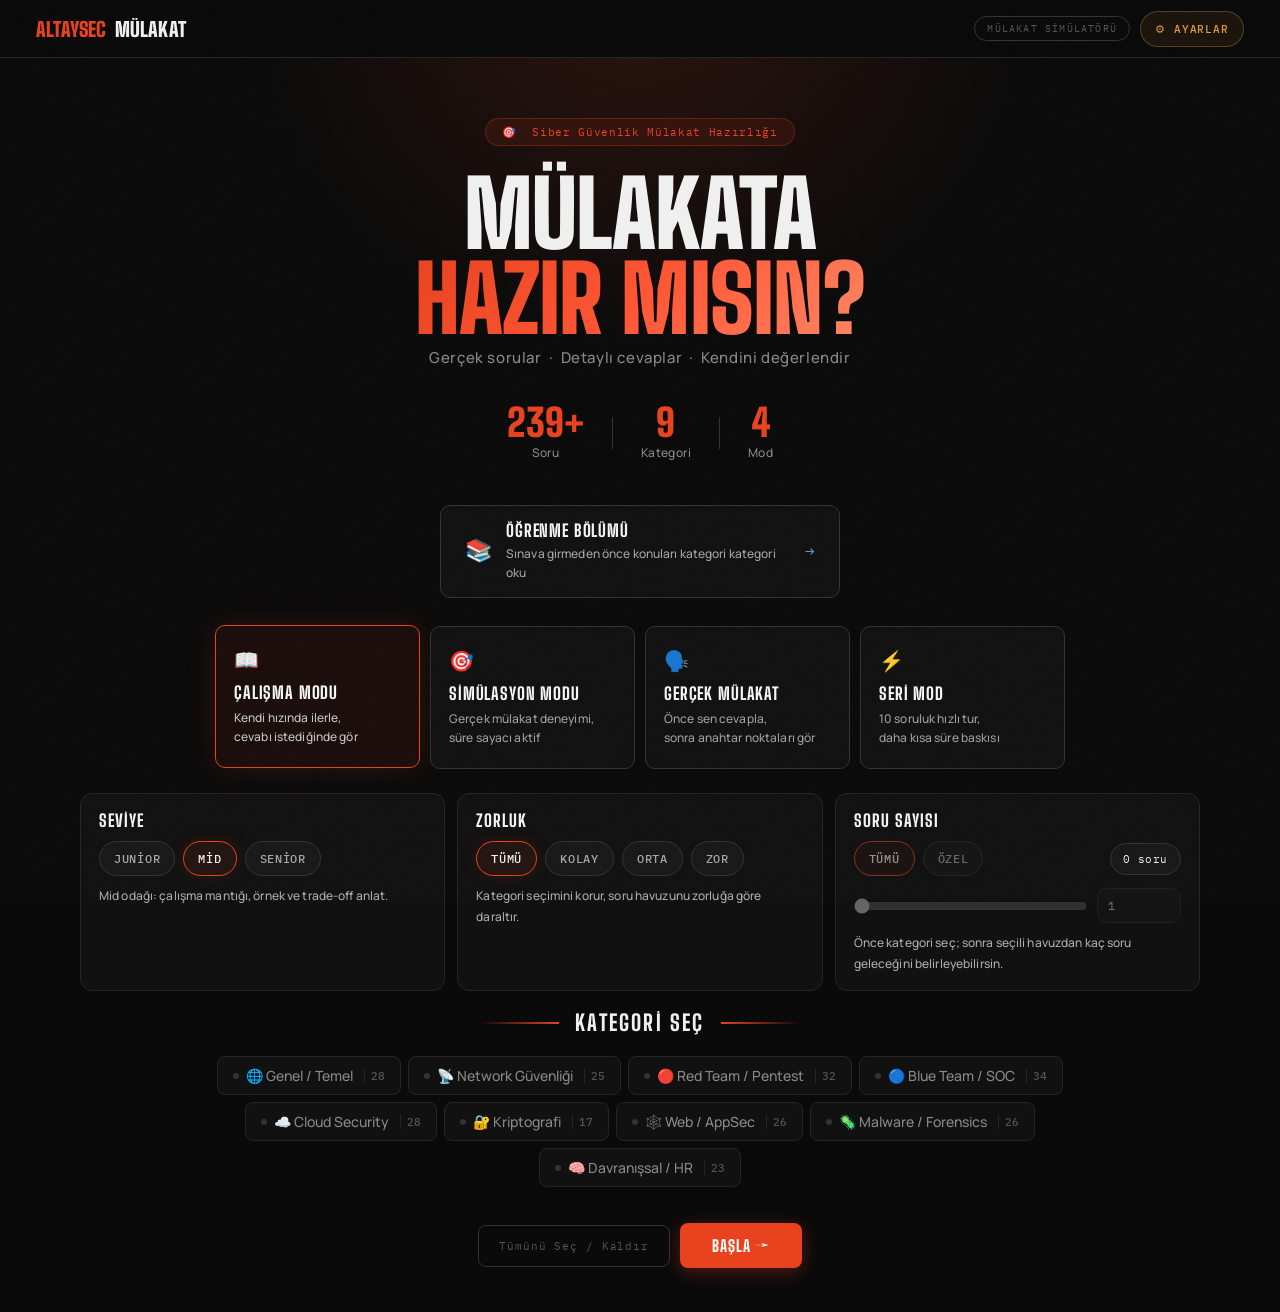
<file: index.html>
<!DOCTYPE html>
<html lang="tr">
<head>
<meta charset="UTF-8">
<meta name="viewport" content="width=device-width, initial-scale=1.0">
<title>Mülakat Simülatörü — AltaySec</title>
<link rel="preconnect" href="https://fonts.googleapis.com">
<link href="https://fonts.googleapis.com/css2?family=Big+Shoulders+Display:wght@500;700;800;900&family=Manrope:wght@400;500;600;700&family=IBM+Plex+Mono:wght@300;400;500&display=swap" rel="stylesheet">
<link rel="stylesheet" href="style.css">
</head>
<body>
<div class="particles" id="pts"></div>

<!-- ══ HOME ══ -->
<div id="home" class="screen active">
  <header class="hdr">
    <div class="logo" onclick="void(0)">
      <span class="logo-a">ALTAYSEC</span><span class="logo-b">MÜLAKAT</span>
    </div>
    <div class="hdr-actions">
      <span class="hdr-tag">Mülakat Simülatörü</span>
      <button class="settings-launch-btn" onclick="toggleSettings(true)" aria-label="Ayarları aç">
        <span>⚙</span><span>Ayarlar</span>
      </button>
    </div>
  </header>
  <div class="hero-glow"></div>
  <section class="hero">
    <div class="hero-badge">🎯 &nbsp;Siber Güvenlik Mülakat Hazırlığı</div>
    <h1 class="hero-h1">MÜLAKATA<br><span class="r">HAZIR MISIN?</span></h1>
    <p class="hero-sub">Gerçek sorular &nbsp;·&nbsp; Detaylı cevaplar &nbsp;·&nbsp; Kendini değerlendir</p>
    <div class="stats-row">
      <div class="stat"><div class="stat-n" id="totalCount">150+</div><div class="stat-l">Soru</div></div>
      <div class="stat-sep"></div>
      <div class="stat"><div class="stat-n">9</div><div class="stat-l">Kategori</div></div>
      <div class="stat-sep"></div>
      <div class="stat"><div class="stat-n">4</div><div class="stat-l">Mod</div></div>
    </div>
    <div class="learn-entry">
      <button class="learn-entry-btn" onclick="showLearn()">
        <span class="learn-entry-ico">📚</span>
        <div class="learn-entry-body">
          <div class="learn-entry-title">Öğrenme Bölümü</div>
          <div class="learn-entry-sub">Sınava girmeden önce konuları kategori kategori oku</div>
        </div>
        <span class="learn-entry-arr">→</span>
      </button>
    </div>
    <div class="modes">
      <div class="mcard active" data-mode="study" onclick="setMode('study',this)">
        <span class="mcard-ico">📖</span>
        <div class="mcard-name">Çalışma Modu</div>
        <div class="mcard-desc">Kendi hızında ilerle,<br>cevabı istediğinde gör</div>
      </div>
      <div class="mcard" data-mode="sim" onclick="setMode('sim',this)">
        <span class="mcard-ico">🎯</span>
        <div class="mcard-name">Simülasyon Modu</div>
        <div class="mcard-desc">Gerçek mülakat deneyimi,<br>süre sayacı aktif</div>
      </div>
      <div class="mcard" data-mode="interview" onclick="setMode('interview',this)">
        <span class="mcard-ico">🗣️</span>
        <div class="mcard-name">Gerçek Mülakat</div>
        <div class="mcard-desc">Önce sen cevapla,<br>sonra anahtar noktaları gör</div>
      </div>
      <div class="mcard" data-mode="sprint" onclick="setMode('sprint',this)">
        <span class="mcard-ico">⚡</span>
        <div class="mcard-name">Seri Mod</div>
        <div class="mcard-desc">10 soruluk hızlı tur,<br>daha kısa süre baskısı</div>
      </div>
    </div>
    <div class="setup-grid">
      <div class="setup-card">
        <div class="setup-title">Seviye</div>
        <div class="selector-row">
          <button class="selector-btn" data-level="junior" onclick="setLevel('junior',this)">Junior</button>
          <button class="selector-btn active" data-level="mid" onclick="setLevel('mid',this)">Mid</button>
          <button class="selector-btn" data-level="senior" onclick="setLevel('senior',this)">Senior</button>
        </div>
        <div class="setup-sub" id="levelSummary">Mid odağı: çalışma mantığı, örnek ve trade-off anlat.</div>
      </div>
      <div class="setup-card">
        <div class="setup-title">Zorluk</div>
        <div class="selector-row">
          <button class="selector-btn active" data-diff="all" onclick="setDifficulty('all',this)">Tümü</button>
          <button class="selector-btn" data-diff="1" onclick="setDifficulty('1',this)">Kolay</button>
          <button class="selector-btn" data-diff="2" onclick="setDifficulty('2',this)">Orta</button>
          <button class="selector-btn" data-diff="3" onclick="setDifficulty('3',this)">Zor</button>
        </div>
        <div class="setup-sub">Kategori seçimini korur, soru havuzunu zorluğa göre daraltır.</div>
      </div>
	      <div class="setup-card count-card">
	        <div class="setup-title">Soru Sayısı</div>
	        <div class="count-top">
	          <div class="selector-row">
	            <button class="selector-btn active" id="countAllBtn" onclick="setQuestionCountMode('all')">Tümü</button>
	            <button class="selector-btn" id="countCustomBtn" onclick="setQuestionCountMode('custom')">Özel</button>
          </div>
          <div class="count-badge" id="countBadge">0 soru</div>
        </div>
	        <div class="count-controls">
	          <input id="countRange" class="count-range" type="range" min="1" max="1" value="1" oninput="setQuestionCountValue(this.value)">
	          <input id="countNumber" class="count-number" type="number" min="1" max="1" value="1" oninput="setQuestionCountValue(this.value)">
	        </div>
	        <div class="setup-sub" id="countSummary">Çalışma ve simülasyon modunda, seçili havuzdan kaç soru geleceğini buradan ayarlayabilirsin.</div>
	        <button class="count-overlay" id="countOverlay" onclick="warnQuestionCountRequiresCategory()" style="display:none" aria-label="Önce kategori seç uyarısı"></button>
	      </div>
	    </div>
	    <div id="reviewDue" class="review-due" style="display:none"></div>
	    <div id="homeMsg" class="home-msg" style="display:none"></div>
	    <div id="statsBar" class="stats-bar" style="display:none"></div>
	    <div id="historyPanel" class="history-panel" style="display:none"></div>
	    <div id="favoritesHub" class="favorites-hub" style="display:none"></div>
	    <div id="markedHub" class="favorites-hub" style="display:none"></div>
	    <div class="sec-lbl">Kategori Seç</div>
	    <div class="cats" id="catsGrid"></div>
    <div class="home-btns">
      <button class="btn-ghost" onclick="toggleAll()">Tümünü Seç / Kaldır</button>
      <button class="btn-red" id="startBtn" onclick="startQuiz()">BAŞLA &nbsp;→</button>
    </div>
	</section>
</div>

<div id="settingsModal" class="settings-modal" style="display:none" onclick="toggleSettings(false,event)">
  <div class="settings-drawer">
    <div class="settings-drawer-top">
      <div>
        <div class="settings-title">Ayarlar</div>
        <div class="settings-sub">// Yerel verilerini buradan yönetebilirsin.</div>
      </div>
      <button class="icon-btn" onclick="toggleSettings(false)" aria-label="Ayarları kapat">✕</button>
    </div>
    <div id="settingsPanel" class="settings-panel settings-panel-inline"></div>
  </div>
</div>

<!-- ══ QUIZ ══ -->
<div id="quiz" class="screen">
  <header class="hdr">
    <div class="logo">
      <span class="logo-a">ALTAYSEC</span><span class="logo-b">MÜLAKAT</span>
    </div>
    <span class="hdr-tag" id="qCatLabel">—</span>
  </header>
  <div class="qbar">
    <button class="qback" onclick="goHome()">← Çıkış</button>
    <div class="prog-track"><div class="prog-fill" id="progFill"></div></div>
    <span class="qnum" id="qNum">1 / 157</span>
    <div class="scores">
      <span class="sc sc-g" id="scG">✓ 0</span>
      <span class="sc sc-b" id="scB">✗ 0</span>
      <span class="sc sc-s" id="scS">— 0</span>
    </div>
  </div>
  <div class="qmain">
    <div class="qcard">
      <div class="qmeta">
        <span class="cat-badge" id="catBadge"></span>
        <span class="sub-badge" id="subBadge"></span>
        <span class="diff-badge" id="diffBadge"></span>
        <span class="level-badge" id="levelBadge"></span>
        <span class="hot-badge" id="hotBadge" style="display:none">🔥 Sık Sorulan</span>
        <div class="timer-wrap" id="timerWrap" style="display:none">
          <span>⏱</span><span class="timer-val" id="timerVal">0s</span>
        </div>
	      </div>
	      <div class="qtxt" id="qTxt"></div>
	      <div class="q-lens" id="qLens" style="display:none"></div>
	    </div>
	    <div class="qassist">
	      <div class="level-guide" id="levelGuide"></div>
	      <button class="fav-btn" id="favBtn" onclick="toggleFavoriteCurrent()">☆ Favorilere ekle</button>
	    </div>
	    <div class="qtool-row" id="qToolRow">
	      <button class="qtool-btn" id="prevQuickBtn" onclick="navigatePrev()">← Önceki</button>
	      <button class="qtool-btn" id="nextQuickBtn" onclick="jumpNext()">Sonraki →</button>
	      <button class="qtool-btn qtool-warn" id="skipQuickBtn" onclick="skipQ()">Atla</button>
	      <button class="qtool-btn qtool-mark" id="markQuickBtn" onclick="toggleMarkCurrent()">◎ İşaretle</button>
	    </div>
	    <div class="fav-note-card" id="favNoteCard" style="display:none">
	      <div class="fav-note-top">
	        <div class="fav-note-title">Favori notun</div>
	        <div class="fav-note-sub">Bu soru için kısa bir kişisel not bırakabilirsin.</div>
	      </div>
      <textarea id="favNoteInput" class="fav-note-input" placeholder="Örn: MITM önlemlerini örneklerle tekrar et"></textarea>
      <div class="fav-note-actions">
        <button class="btn-ghost" onclick="saveFavoriteNote()">NOTU KAYDET</button>
        <button class="btn-ghost" onclick="clearFavoriteNote()">NOTU TEMİZLE</button>
      </div>
    </div>
    <div class="interview-panel" id="interviewPanel" style="display:none">
      <div class="interview-top">
        <div class="interview-title">Kendi cevabın</div>
        <div class="interview-sub">Önce kendi yaklaşımını yaz, sonra beklenen anahtar noktalarla karşılaştıralım.</div>
      </div>
      <textarea id="interviewAnswer" class="interview-answer" placeholder="Buraya cevabını yaz..."></textarea>
      <div class="interview-actions">
        <button class="btn-ghost" id="evalBtn" onclick="evaluateInterviewAnswer()">CEVABIMI DEĞERLENDİR</button>
        <button class="btn-ghost" onclick="revealAnswer()">CEVABI DİREKT GÖR</button>
      </div>
      <div class="feedback-card" id="feedbackCard" style="display:none"></div>
    </div>
    <div class="acard" id="aCard" style="display:none">
      <div class="ahdr">Cevap</div>
      <div class="atxt" id="aTxt"></div>
      <div class="kpills" id="kPills"></div>
    </div>
    <div id="optionsGrid" class="options-grid" style="display:none"></div>
    <div class="reveal-row" id="revealRow">
      <button class="btn-reveal" onclick="revealAnswer()">CEVABI GÖSTER <kbd class="kshort">Space</kbd></button>
    </div>
    <div class="rate-row" id="rateRow" style="display:none">
      <span class="rate-lbl">Değerlendir:</span>
      <button class="rb rbg" onclick="rate('good')">✓ Bildim <kbd class="kshort">G</kbd></button>
      <button class="rb rbm" onclick="rate('mid')">~ Yarısı <kbd class="kshort">Y</kbd></button>
      <button class="rb rbb" onclick="rate('bad')">✗ Bilmedim <kbd class="kshort">B</kbd></button>
    </div>
    <div class="nav-row" id="navRow" style="display:none">
      <button class="bnav" id="skipBtn" onclick="skipQ()">Atla <kbd class="kshort">↓</kbd></button>
      <button class="bnav bnav-p" onclick="nextQ()">Sonraki ▶ <kbd class="kshort">→</kbd></button>
    </div>
  </div>
</div>

<!-- ══ RESULT ══ -->
<div id="result" class="screen">
  <div class="res-glow"></div>
	  <div class="res-inner">
	    <div class="res-top">// Sonuç</div>
	    <div class="res-pct" id="resPct"></div>
	    <div class="res-verd" id="resVerd"></div>
	    <div class="result-overview" id="resultOverview" style="display:none"></div>
	    <div class="res-stats">
	      <div class="rs"><div class="rs-n" id="rsT" style="color:var(--red)"></div><div class="rs-l">Toplam</div></div>
	      <div class="rs"><div class="rs-n" id="rsG" style="color:var(--green)"></div><div class="rs-l">Bildim</div></div>
	      <div class="rs"><div class="rs-n" id="rsM" style="color:var(--amber)"></div><div class="rs-l">Yarısı</div></div>
	      <div class="rs"><div class="rs-n" id="rsB" style="color:#e74c3c"></div><div class="rs-l">Bilmedim</div></div>
    </div>
    <div class="result-filters" id="resultFilters" style="display:none"></div>
    <div class="result-analysis" id="resultAnalysis" style="display:none"></div>
    <div class="pdf-actions" id="pdfActions" style="display:none"></div>
    <div class="res-btns">
      <button class="btn-red" onclick="restartQuiz()">TEKRAR BAŞLA</button>
      <button id="retryBtn" class="btn-ghost" onclick="retryWrong()" style="display:none;border-color:var(--amber);color:var(--amber)">🔁 YANLIŞLARI TEKRAR ÇÖZ</button>
      <button id="reviewBtn" class="btn-ghost" onclick="showReview()" style="display:none;border-color:var(--red);color:var(--red)">🔍 HATA ANALİZİ</button>
      <button class="btn-ghost" onclick="goHome()">KATEGORİ SEÇ</button>
    </div>
  </div>
</div>

<!-- ══ LEARN ══ -->
<div id="learn" class="screen">
  <header class="hdr">
    <div class="logo" onclick="goHome()" style="cursor:pointer">
      <span class="logo-a">ALTAYSEC</span><span class="logo-b">MÜLAKAT</span>
    </div>
    <span class="hdr-tag">📚 Öğrenme Bölümü</span>
    <button class="btn-ghost" onclick="goHome()" style="font-size:12px;padding:6px 14px">← Ana Sayfa</button>
  </header>
  <div class="learn-wrap">
    <div class="learn-filter">
      <div class="learn-filter-top">
        <span class="learn-filter-label">📚 Konu Seç</span>
        <div class="learn-filter-actions">
          <button class="btn-ghost" style="font-size:11px;padding:6px 14px" onclick="learnToggleAll()">Tümünü Seç / Kaldır</button>
        </div>
      </div>
      <div class="learn-chips" id="learnChips"></div>
    </div>
    <main class="learn-content">
      <div class="learn-cat-header" id="learnCatHeader"></div>
      <div id="learnCards"></div>
    </main>
  </div>
</div>

<!-- ══ REVIEW ══ -->
<div id="review" class="screen">
  <header class="hdr">
    <div class="logo" onclick="goHome()">
      <span class="logo-a">ALTAYSEC</span><span class="logo-b">MÜLAKAT</span>
    </div>
    <span class="hdr-tag">🔍 Hata Analizi</span>
  </header>
  <div class="rev-wrap">
    <div class="rev-hdr">
      <div class="rev-title" id="revTitle">YANLIŞ<br><span class="r">CEVAPLAR</span></div>
      <div class="rev-sub" id="revSub">// Eksik kalan konuları pekiştir</div>
    </div>
    <div id="revCards"></div>
    <div class="rev-btns">
      <button class="btn-red" id="revRetryBtn" onclick="retryWrong()">🔁 YANLIŞLARI TEKRAR ÇÖZ</button>
      <button class="btn-ghost" onclick="restartQuiz()">Baştan Başla</button>
      <button class="btn-ghost" onclick="goHome()">Kategori Seç</button>
    </div>
  </div>
</div>

<script src="script.js"></script>
</body>
</html>
</file>
<file: style.css>
:root{
  --bg:#0a0a0a;--bg2:#111;--bg3:#181818;--bg4:#1f1f1f;
  --border:#252525;--border2:#333;
  --red:#e8421e;--red2:#ff5533;--redbg:rgba(232,66,30,0.1);
  --dim:#555;--muted:#888;--text:#bbb;--bright:#f0f0f0;
  --green:#4caf6e;--amber:#e09a3a;--blue:#4a9fd8;
  --head:'Big Shoulders Display',sans-serif;
  --body:'Manrope',sans-serif;
  --mono:'IBM Plex Mono',monospace;
}
*,*::before,*::after{box-sizing:border-box;margin:0;padding:0}
html{font-size:16px}
body{background:var(--bg);color:var(--text);font-family:var(--body);min-height:100vh;-webkit-font-smoothing:antialiased;overflow-x:hidden}
body.theme-contrast-high{
  --border:#353535;--border2:#4a4a4a;
  --muted:#a7a7a7;--text:#d2d2d2;--bright:#fbfbfb
}
body.theme-density-compact .hero{padding:48px 20px 36px}
body.theme-density-compact .mcard{padding:16px 16px}
body.theme-density-compact .setup-card{padding:14px 16px}
body.theme-density-compact .qcard{padding:24px 26px}
body.theme-density-compact .qmain{padding:28px 24px 24px}
body.theme-density-compact .acard,
body.theme-density-compact .interview-panel,
body.theme-density-compact .fav-note-card,
body.theme-density-compact .favorites-hub,
body.theme-density-compact .history-panel,
body.theme-density-compact .review-due,
body.theme-density-compact .home-msg,
body.theme-density-compact .settings-drawer{padding:14px 16px}
body.theme-density-compact .lcard{padding:18px 22px}
body.theme-density-compact .learn-content{padding:22px 32px 48px}

/* ── grain overlay ── */
body::after{content:'';position:fixed;inset:0;pointer-events:none;z-index:9999;opacity:.025;
  background-image:url("data:image/svg+xml,%3Csvg viewBox='0 0 200 200' xmlns='http://www.w3.org/2000/svg'%3E%3Cfilter id='n'%3E%3CfeTurbulence type='fractalNoise' baseFrequency='.85' numOctaves='4' stitchTiles='stitch'/%3E%3C/filter%3E%3Crect width='100%25' height='100%25' filter='url(%23n)'/%3E%3C/svg%3E");
  background-size:160px}

/* ── particles ── */
.particles{position:fixed;inset:0;pointer-events:none;z-index:0;overflow:hidden}
.particle{position:absolute;border-radius:50%;background:var(--red);opacity:0;animation:pfloat linear infinite}
@keyframes pfloat{0%{opacity:0;transform:translateY(0) scale(1)}15%{opacity:.5}85%{opacity:.08}100%{opacity:0;transform:translateY(-100px) scale(.4)}}

.screen{display:none;position:relative;z-index:1;min-height:100vh;flex-direction:column}
.screen.active{display:flex}

/* ── HEADER ── */
.hdr{
  display:flex;align-items:center;justify-content:space-between;
  padding:0 36px;height:58px;border-bottom:1px solid var(--border);
  background:rgba(10,10,10,.96);backdrop-filter:blur(10px);
  position:sticky;top:0;z-index:100;flex-shrink:0
}
.logo{display:flex;align-items:center;gap:8px;cursor:pointer;text-decoration:none}
.logo-a{font-family:var(--head);font-size:20px;font-weight:900;letter-spacing:.01em;color:var(--red);text-transform:uppercase}
.logo-b{font-family:var(--head);font-size:20px;font-weight:900;letter-spacing:.01em;color:var(--bright);text-transform:uppercase}
.hdr-tag{font-family:var(--mono);font-size:10px;letter-spacing:.12em;color:var(--dim);text-transform:uppercase;border:1px solid var(--border2);padding:5px 12px;border-radius:20px}
.hdr-actions{display:flex;align-items:center;gap:10px}
.settings-launch-btn{
  display:inline-flex;align-items:center;gap:8px;height:36px;padding:0 14px;border-radius:999px;
  border:1px solid rgba(224,154,58,.32);background:rgba(224,154,58,.08);color:var(--amber);
  cursor:pointer;transition:all .18s;font-family:var(--mono);font-size:11px;font-weight:500;letter-spacing:.08em;text-transform:uppercase
}
.settings-launch-btn:hover{color:#ffd89b;border-color:rgba(224,154,58,.58);transform:translateY(-1px);box-shadow:0 0 18px rgba(224,154,58,.12)}
.icon-btn{
  width:36px;height:36px;border-radius:50%;border:1px solid var(--border2);background:var(--bg2);
  color:var(--muted);cursor:pointer;transition:all .18s;font-size:15px;line-height:1
}
.icon-btn:hover{color:var(--bright);border-color:var(--amber);transform:translateY(-1px)}

/* ── HOME ── */
#home{background:var(--bg)}
.hero-glow{position:absolute;top:0;left:50%;transform:translateX(-50%);width:800px;height:360px;
  background:radial-gradient(ellipse at 50% 0%,rgba(232,66,30,.15) 0%,transparent 68%);pointer-events:none;z-index:0}

.hero{position:relative;z-index:1;text-align:center;padding:60px 24px 44px}

.hero-badge{
  display:inline-flex;align-items:center;gap:7px;
  background:rgba(232,66,30,.1);border:1px solid rgba(232,66,30,.28);
  color:var(--red);font-family:var(--mono);font-size:11px;letter-spacing:.06em;
  padding:6px 16px;border-radius:20px;margin-bottom:26px
}

.hero-h1{
  font-family:var(--head);font-weight:900;text-transform:uppercase;
  font-size:clamp(46px,8vw,92px);line-height:.92;letter-spacing:-.01em;
  color:var(--bright);margin-bottom:6px
}
.hero-h1 .r{color:var(--red)}
.hero-sub{
  font-family:var(--body);font-weight:500;font-size:clamp(13px,1.8vw,15px);
  color:var(--muted);letter-spacing:.04em;margin-bottom:36px
}

.stats-row{display:flex;align-items:center;justify-content:center;gap:28px;margin-bottom:44px;flex-wrap:wrap}
.stat{text-align:center}
.stat-n{font-family:var(--head);font-size:38px;font-weight:900;color:var(--red);line-height:1}
.stat-l{font-family:var(--body);font-size:12px;font-weight:500;color:var(--muted);margin-top:2px;letter-spacing:.03em}
.stat-sep{width:1px;height:32px;background:var(--border2)}

/* mode */
.modes{display:flex;gap:10px;justify-content:center;margin-bottom:24px;flex-wrap:wrap}
.mcard{
  width:205px;padding:20px 18px;background:var(--bg2);border:1px solid var(--border2);
  border-radius:10px;cursor:pointer;transition:all .18s;text-align:left
}
.mcard:hover{background:var(--bg3)}
.mcard.active{border-color:var(--red);background:rgba(232,66,30,.07)}
.mcard-ico{font-size:20px;margin-bottom:9px;display:block}
.mcard-name{font-family:var(--head);font-size:17px;font-weight:800;text-transform:uppercase;
  letter-spacing:.05em;color:#f6f6f6;margin-bottom:5px;text-shadow:0 0 10px rgba(255,255,255,.04)}
.mcard-desc{font-family:var(--body);font-size:12px;font-weight:500;color:#9f9f9f;line-height:1.65;letter-spacing:.01em}
.mcard.active .mcard-desc{color:#c6c6c6}

.setup-grid{
  display:grid;grid-template-columns:repeat(3,minmax(220px,1fr));
  gap:12px;justify-content:center;margin:0 auto 18px;max-width:1120px
}
.setup-card{
  background:var(--bg2);border:1px solid var(--border);border-radius:12px;
  padding:16px 18px;text-align:left
}
.count-card{position:relative}
.setup-title{
  font-family:var(--head);font-size:17px;font-weight:800;
  color:#f4f4f4;text-transform:uppercase;letter-spacing:.06em;margin-bottom:10px;text-shadow:0 0 10px rgba(255,255,255,.04)
}
.selector-row{display:flex;flex-wrap:wrap;gap:8px}
.selector-btn{
  background:var(--bg3);border:1px solid var(--border2);color:#a7a7a7;
  border-radius:999px;padding:9px 14px;cursor:pointer;transition:all .18s;
  font-family:var(--mono);font-weight:500;font-size:12px;letter-spacing:.06em;text-transform:uppercase
}
.selector-btn:hover{color:var(--text);border-color:var(--muted)}
.selector-btn.active{color:var(--bright);border-color:var(--red);background:rgba(232,66,30,.08);box-shadow:0 0 18px rgba(232,66,30,.12)}
.setup-sub{
  margin-top:10px;font-family:var(--body);font-size:12px;font-weight:500;line-height:1.7;
  color:#acacac;min-height:34px;letter-spacing:.01em
}
.count-top{display:flex;align-items:center;justify-content:space-between;gap:10px;flex-wrap:wrap}
.count-badge{
  font-family:var(--mono);font-size:11px;letter-spacing:.05em;color:var(--bright);
  background:var(--bg3);border:1px solid var(--border2);border-radius:999px;padding:8px 12px
}
.count-controls{display:flex;align-items:center;gap:10px;margin-top:12px}
.count-range{flex:1;accent-color:var(--red)}
.count-number{
  width:84px;background:var(--bg3);border:1px solid var(--border2);border-radius:10px;
  color:var(--bright);padding:9px 10px;font-family:var(--mono);font-size:12px;outline:none
}
.count-number:focus{border-color:var(--red);box-shadow:0 0 0 3px rgba(232,66,30,.08)}
.count-range:disabled,.count-number:disabled{opacity:.45}
.count-overlay{
  position:absolute;inset:0;border:none;background:transparent;cursor:not-allowed;
  border-radius:12px;z-index:2
}
.review-due,.home-msg{
  max-width:760px;margin:0 auto 16px;padding:14px 16px;border-radius:12px;
  border:1px solid var(--border2);background:var(--bg2)
}
.review-due{display:flex;align-items:center;justify-content:space-between;gap:12px;flex-wrap:wrap}
.review-due-title{
  font-family:var(--head);font-size:17px;font-weight:800;color:var(--bright);
  text-transform:uppercase;letter-spacing:.05em
}
.review-due-sub,.home-msg{
  font-family:var(--mono);font-size:11px;line-height:1.6;color:var(--muted)
}
.home-msg{border-color:rgba(232,66,30,.25);color:var(--text)}

/* cats */
.sec-lbl{
  font-family:var(--head);font-size:22px;font-weight:800;letter-spacing:.1em;
  color:var(--bright);text-transform:uppercase;
  display:flex;align-items:center;gap:16px;
  justify-content:center;margin-bottom:20px;margin-top:8px
}
.sec-lbl::before{content:'';flex:1;max-width:80px;height:2px;background:linear-gradient(90deg,transparent,var(--red))}
.sec-lbl::after{content:'';flex:1;max-width:80px;height:2px;background:linear-gradient(90deg,var(--red),transparent)}

.cats{display:flex;flex-wrap:wrap;gap:7px;justify-content:center;max-width:860px;margin:0 auto 36px}
.chip{
  display:flex;align-items:center;gap:7px;padding:9px 15px;
  border-radius:8px;border:1px solid var(--border);background:var(--bg2);
  cursor:pointer;transition:all .15s;font-family:var(--body);font-size:14px;
  font-weight:500;color:var(--muted);user-select:none
}
.chip:hover{border-color:var(--border2);color:var(--text)}
.chip.on{border-color:var(--red);background:rgba(232,66,30,.07);color:var(--bright)}
.chip-dot{width:6px;height:6px;border-radius:50%;background:var(--border2);flex-shrink:0;transition:background .15s}
.chip.on .chip-dot{background:var(--red)}
.chip-n{font-family:var(--mono);font-size:11px;color:var(--dim);margin-left:4px;padding-left:6px;border-left:1px solid var(--border)}
.chip.on .chip-n{color:var(--muted)}

.home-btns{display:flex;gap:10px;justify-content:center;align-items:center;flex-wrap:wrap}
.btn-red{padding:13px 32px;background:var(--red);color:#fff;border:none;
  font-family:var(--head);font-size:16px;font-weight:800;letter-spacing:.06em;
  text-transform:uppercase;cursor:pointer;border-radius:8px;transition:all .18s}
.btn-red:hover{background:var(--red2);transform:translateY(-1px)}
.btn-ghost{padding:13px 20px;background:transparent;color:var(--dim);
  border:1px solid var(--border2);font-family:var(--mono);font-size:11px;
  letter-spacing:.08em;cursor:pointer;border-radius:8px;transition:all .18s}
.btn-ghost:hover{color:var(--text);border-color:var(--muted)}
.btn-red:focus-visible,
.btn-ghost:focus-visible,
.selector-btn:focus-visible,
.settings-launch-btn:focus-visible,
.icon-btn:focus-visible,
.fav-btn:focus-visible,
.result-filter-btn:focus-visible,
.pdf-btn:focus-visible,
.settings-btn:focus-visible,
.favorites-hub-btn:focus-visible,
.learn-entry-btn:focus-visible,
.bnav:focus-visible,
.rb:focus-visible,
.btn-reveal:focus-visible{
  outline:2px solid rgba(255,255,255,.82);
  outline-offset:2px;
  box-shadow:0 0 0 4px rgba(232,66,30,.14)
}
.btn-red:disabled,
.btn-ghost:disabled,
.selector-btn:disabled,
.fav-btn:disabled,
.result-filter-btn:disabled,
.pdf-btn:disabled,
.settings-btn:disabled,
.favorites-hub-btn:disabled,
.bnav:disabled,
.rb:disabled,
.btn-reveal:disabled{
  opacity:.58;
  cursor:not-allowed;
  transform:none;
  box-shadow:none
}

/* ── QUIZ ── */
#quiz{background:var(--bg)}
.qbar{
  display:flex;align-items:center;gap:16px;padding:0 28px;height:52px;
  background:var(--bg2);border-bottom:1px solid var(--border);flex-shrink:0
}
.qback{
  background:rgba(232,66,30,.12);border:1px solid rgba(232,66,30,.38);color:#ffd8d0;
  font-family:var(--mono);font-size:11px;font-weight:600;padding:7px 14px;border-radius:8px;
  cursor:pointer;transition:all .18s;letter-spacing:.05em;white-space:nowrap;
  box-shadow:0 0 18px rgba(232,66,30,.08)
}
.qback:hover{
  color:#fff;border-color:rgba(255,122,89,.7);background:rgba(232,66,30,.2);
  transform:translateY(-1px);box-shadow:0 0 22px rgba(232,66,30,.18)
}
.prog-track{flex:1;height:2px;background:var(--border);border-radius:1px}
.prog-fill{height:100%;background:var(--red);border-radius:1px;transition:width .4s ease}
.qnum{font-family:var(--mono);font-size:11px;color:var(--dim);white-space:nowrap}
.scores{display:flex;gap:12px}
.sc{font-family:var(--mono);font-size:11px;font-weight:500}
.sc-g{color:var(--green)}.sc-b{color:var(--red)}.sc-s{color:var(--dim)}

.qmain{flex:1;display:flex;flex-direction:column;max-width:800px;width:100%;margin:0 auto;padding:36px 28px 28px}

.qcard{background:var(--bg2);border:1px solid var(--border);border-radius:12px;padding:28px 32px;margin-bottom:16px}
.qmeta{display:flex;align-items:center;gap:10px;margin-bottom:18px;flex-wrap:wrap}
.cat-badge{
  display:inline-flex;align-items:center;gap:5px;
  background:rgba(232,66,30,.09);border:1px solid rgba(232,66,30,.22);
  color:var(--red);font-family:var(--mono);font-size:10px;letter-spacing:.08em;
  padding:4px 11px;border-radius:20px;text-transform:uppercase
}
.sub-badge{font-family:var(--mono);font-size:10px;color:var(--dim);letter-spacing:.06em;text-transform:uppercase}
.timer-wrap{margin-left:auto;display:flex;align-items:center;gap:5px;font-family:var(--mono);font-size:11px;color:var(--dim)}
.timer-val{font-size:15px;font-weight:500;color:var(--red);min-width:28px}

.qtxt{font-family:var(--head);font-size:24px;font-weight:700;color:var(--bright);line-height:1.3;letter-spacing:-.01em}
.q-lens{
  margin-top:12px;padding:11px 13px;border-radius:10px;background:rgba(74,159,216,.08);
  border:1px solid rgba(74,159,216,.22);font-family:var(--body);font-size:13px;
  line-height:1.65;color:#c7dff2
}

.qassist{display:flex;align-items:flex-start;gap:10px;justify-content:space-between;margin-bottom:16px;flex-wrap:wrap}
.qtool-row{
  display:flex;gap:10px;flex-wrap:wrap;align-items:center;
  margin:-2px 0 16px
}
.qtool-btn{
  background:var(--bg2);border:1px solid var(--border2);color:var(--muted);
  border-radius:999px;padding:10px 14px;cursor:pointer;transition:all .18s;
  font-family:var(--mono);font-size:11px;font-weight:600;letter-spacing:.06em;text-transform:uppercase
}
.qtool-btn:hover{transform:translateY(-1px);border-color:var(--bright);color:var(--bright)}
.qtool-btn:disabled{opacity:.4;cursor:not-allowed;transform:none}
.qtool-btn.qtool-warn{border-color:rgba(224,154,58,.32);color:var(--amber)}
.qtool-btn.qtool-mark{border-color:rgba(74,159,216,.28);color:var(--blue)}
.qtool-btn.on{background:rgba(74,159,216,.12);border-color:rgba(74,159,216,.55);color:#dceeff;box-shadow:0 0 18px rgba(74,159,216,.12)}
.level-guide{
  flex:1;min-width:240px;background:var(--bg2);border:1px solid var(--border);
  border-radius:10px;padding:12px 14px;font-family:var(--mono);font-size:11px;
  line-height:1.65;color:var(--muted)
}
.level-guide strong{color:var(--bright)}
.level-badge{
  display:inline-flex;align-items:center;gap:5px;
  background:rgba(74,159,216,.1);border:1px solid rgba(74,159,216,.28);
  color:var(--blue);font-family:var(--mono);font-size:10px;letter-spacing:.08em;
  padding:4px 11px;border-radius:20px;text-transform:uppercase
}
.fav-btn{
  background:var(--bg2);border:1px solid var(--border2);color:var(--muted);
  border-radius:10px;padding:12px 14px;cursor:pointer;transition:all .18s;
  font-family:var(--mono);font-size:11px;letter-spacing:.06em;text-transform:uppercase
}
.fav-btn:hover{color:var(--bright);border-color:var(--amber)}
.fav-btn.on{color:var(--amber);border-color:var(--amber);background:rgba(224,154,58,.08)}
.fav-note-card{
  background:var(--bg2);border:1px solid rgba(224,154,58,.22);border-radius:12px;
  padding:16px 18px;margin-bottom:16px
}
.fav-note-top{margin-bottom:10px}
.fav-note-title{
  font-family:var(--head);font-size:17px;font-weight:800;color:var(--bright);
  text-transform:uppercase;letter-spacing:.05em
}
.fav-note-sub{margin-top:4px;font-family:var(--mono);font-size:11px;line-height:1.6;color:var(--muted)}
.fav-note-input{
  width:100%;min-height:88px;resize:vertical;background:var(--bg3);color:var(--bright);
  border:1px solid var(--border2);border-radius:10px;padding:12px 14px;
  font-family:var(--body);font-size:14px;line-height:1.65;outline:none
}
.fav-note-input:focus{border-color:var(--amber);box-shadow:0 0 0 3px rgba(224,154,58,.08)}
.fav-note-actions{display:flex;gap:10px;flex-wrap:wrap;margin-top:12px}

.interview-panel{
  background:var(--bg2);border:1px solid var(--border);border-radius:12px;
  padding:18px 20px;margin-bottom:16px
}
.interview-top{margin-bottom:12px}
.interview-title{
  font-family:var(--head);font-size:18px;font-weight:800;
  color:var(--bright);text-transform:uppercase;letter-spacing:.05em
}
.interview-sub{
  margin-top:4px;font-family:var(--mono);font-size:11px;line-height:1.6;color:var(--muted)
}
.interview-answer{
  width:100%;min-height:140px;resize:vertical;background:var(--bg3);color:var(--bright);
  border:1px solid var(--border2);border-radius:10px;padding:14px 16px;
  font-family:var(--body);font-size:14px;line-height:1.7;outline:none
}
.interview-answer:focus{border-color:var(--red);box-shadow:0 0 0 3px rgba(232,66,30,.08)}
.interview-answer:focus-visible,
.fav-note-input:focus-visible{outline:none}
.interview-actions{display:flex;gap:10px;flex-wrap:wrap;margin-top:12px}
.feedback-card{
  margin-top:14px;border-radius:10px;border:1px solid var(--border2);
  background:var(--bg3);padding:14px 16px
}
.feedback-score{
  font-family:var(--head);font-size:26px;font-weight:900;line-height:1;color:var(--bright)
}
.feedback-copy{
  margin-top:6px;font-family:var(--mono);font-size:11px;line-height:1.65;color:var(--muted)
}
.feedback-tags{display:flex;flex-wrap:wrap;gap:6px;margin-top:12px}
.feedback-tag{
  font-family:var(--mono);font-size:10px;padding:4px 8px;border-radius:999px;
  border:1px solid var(--border2)
}
.feedback-tag.hit{color:var(--green);border-color:rgba(76,175,110,.45);background:rgba(76,175,110,.08)}
.feedback-tag.miss{color:var(--amber);border-color:rgba(224,154,58,.45);background:rgba(224,154,58,.08)}

.acard{
  border-left:3px solid var(--red);background:var(--bg2);
  border-radius:0 12px 12px 0;border:1px solid var(--border);border-left-width:3px;
  border-left-color:var(--red);padding:26px 30px;margin-bottom:16px;
  animation:aslide .22s ease
}
@keyframes aslide{from{opacity:0;transform:translateX(-6px)}to{opacity:1;transform:translateX(0)}}

.ahdr{
  font-family:var(--mono);font-size:11px;letter-spacing:.16em;color:var(--red);
  text-transform:uppercase;margin-bottom:12px;display:flex;align-items:center;gap:8px
}
.ahdr::after{content:'';flex:1;height:1px;background:var(--border)}

.atxt{font-family:var(--body);font-size:16px;line-height:1.9;color:var(--text)}
.atxt strong{color:rgba(232,66,30,.9);font-weight:600}
.atxt code{background:var(--bg3);color:#8ec98e;font-family:var(--mono);font-size:13px;padding:2px 6px;border-radius:4px;border:1px solid var(--border)}
.atxt ul,.atxt ol{padding-left:20px;margin:7px 0}
.atxt li{margin-bottom:6px}

.kpills{display:flex;flex-wrap:wrap;gap:6px;margin-top:14px;padding-top:12px;border-top:1px solid var(--border)}
.kp{background:var(--bg3);border:1px solid var(--border2);color:var(--muted);
  font-family:var(--mono);font-size:11px;padding:4px 10px;border-radius:4px}

.reveal-row{margin-bottom:12px}
.btn-reveal{width:100%;padding:15px;background:var(--red);color:#fff;border:none;
  font-family:var(--head);font-size:16px;font-weight:800;letter-spacing:.08em;
  text-transform:uppercase;cursor:pointer;border-radius:8px;transition:all .18s}
.btn-reveal:hover{background:var(--red2)}

.rate-row{display:flex;gap:8px;margin-bottom:10px;align-items:center;flex-wrap:wrap}
.rate-lbl{font-family:var(--mono);font-size:10px;color:var(--dim);letter-spacing:.08em;white-space:nowrap}
.rb{flex:1;padding:11px 6px;border-radius:6px;border:1px solid;
  font-family:var(--head);font-size:14px;font-weight:700;letter-spacing:.04em;
  text-transform:uppercase;cursor:pointer;transition:all .18s;min-width:80px}
.rbg{border-color:var(--green);color:var(--green);background:rgba(76,175,110,.05)}.rbg:hover{background:rgba(76,175,110,.14)}
.rbm{border-color:var(--amber);color:var(--amber);background:rgba(224,154,58,.05)}.rbm:hover{background:rgba(224,154,58,.14)}
.rbb{border-color:#c0392b;color:#e74c3c;background:rgba(231,76,60,.05)}.rbb:hover{background:rgba(231,76,60,.14)}

.nav-row{display:flex;gap:8px}
.bnav{flex:1;padding:11px;background:var(--bg2);border:1px solid var(--border);color:var(--muted);
  font-family:var(--head);font-size:14px;font-weight:700;letter-spacing:.05em;
  text-transform:uppercase;cursor:pointer;border-radius:6px;transition:all .18s}
.bnav:hover{border-color:var(--border2);color:var(--text)}
.bnav-p{border-color:var(--red);color:var(--red);background:rgba(232,66,30,.07)}
.bnav-p:hover{background:rgba(232,66,30,.15)}

/* ── RESULT ── */
#result{background:var(--bg);align-items:center;justify-content:center;padding:48px 24px}
.res-glow{position:absolute;top:35%;left:50%;transform:translate(-50%,-50%);width:500px;height:500px;
  background:radial-gradient(ellipse,rgba(232,66,30,.12) 0%,transparent 70%);pointer-events:none}
.res-inner{position:relative;z-index:1;text-align:center;max-width:580px;width:100%}
.res-top{font-family:var(--mono);font-size:10px;letter-spacing:.2em;color:var(--dim);text-transform:uppercase;margin-bottom:14px}
.res-pct{font-family:var(--head);font-weight:900;font-size:clamp(80px,14vw,116px);line-height:1;letter-spacing:-.02em;margin-bottom:4px}
.res-verd{font-family:var(--head);font-size:20px;font-weight:700;text-transform:uppercase;letter-spacing:.1em;color:var(--muted);margin-bottom:40px}
.result-overview{
  text-align:left;background:var(--bg2);border:1px solid var(--border);border-radius:14px;
  padding:16px 18px;margin:0 auto 18px;max-width:580px
}
.overview-grid{display:grid;grid-template-columns:repeat(4,1fr);gap:10px}
.overview-card{
  background:var(--bg3);border:1px solid var(--border2);border-radius:10px;padding:12px 12px 10px
}
.overview-k{
  font-family:var(--mono);font-size:10px;letter-spacing:.08em;color:var(--muted);text-transform:uppercase
}
.overview-v{
  margin-top:6px;font-family:var(--head);font-size:18px;font-weight:800;line-height:1.15;color:var(--bright)
}
.overview-sub{
  margin-top:5px;font-family:var(--mono);font-size:10px;line-height:1.55;color:var(--muted)
}
.res-stats{display:flex;margin-bottom:36px;border:1px solid var(--border);border-radius:10px;overflow:hidden}
.rs{flex:1;padding:22px 14px;text-align:center;border-right:1px solid var(--border)}
.rs:last-child{border-right:none}
.rs-n{font-family:var(--head);font-size:40px;font-weight:900;line-height:1;margin-bottom:3px}
.rs-l{font-family:var(--mono);font-size:10px;letter-spacing:.1em;color:var(--muted);text-transform:uppercase}
.result-filters{display:flex;gap:10px;justify-content:center;flex-wrap:wrap;margin:-8px 0 28px}
.result-filter-btn{
  background:var(--bg2);border:1px solid var(--border2);border-radius:999px;
  padding:10px 14px;cursor:pointer;transition:all .18s;font-family:var(--mono);
  font-size:11px;letter-spacing:.06em;color:var(--muted)
}
.result-filter-btn:hover{transform:translateY(-1px);color:var(--bright)}
.result-analysis{
  text-align:left;background:var(--bg2);border:1px solid var(--border);border-radius:12px;
  padding:18px 20px;margin:0 auto 20px;max-width:580px
}
.analysis-title{
  font-family:var(--head);font-size:18px;font-weight:800;color:var(--bright);
  text-transform:uppercase;letter-spacing:.05em;margin-bottom:12px
}
.analysis-grid{display:grid;grid-template-columns:1fr 1fr;gap:10px}
.analysis-card{
  background:var(--bg3);border:1px solid var(--border2);border-radius:10px;padding:14px 14px 12px
}
.analysis-label{font-family:var(--mono);font-size:10px;letter-spacing:.08em;color:var(--muted);text-transform:uppercase}
.analysis-name{margin-top:6px;font-family:var(--head);font-size:22px;font-weight:800;line-height:1;color:var(--bright)}
.analysis-meta{margin-top:6px;font-family:var(--mono);font-size:11px;line-height:1.65;color:var(--muted)}
.analysis-bars{margin-top:14px;display:flex;flex-direction:column;gap:10px}
.analysis-bar-row{
  background:var(--bg3);border:1px solid var(--border2);border-radius:10px;padding:12px 12px 10px
}
.analysis-bar-top{display:flex;align-items:center;justify-content:space-between;gap:10px;margin-bottom:8px}
.analysis-bar-name{
  font-family:var(--body);font-size:14px;font-weight:600;line-height:1.3;color:var(--bright)
}
.analysis-bar-score{
  font-family:var(--head);font-size:20px;font-weight:800;line-height:1;color:var(--bright);white-space:nowrap
}
.analysis-track{
  height:8px;background:rgba(255,255,255,.05);border-radius:999px;overflow:hidden
}
.analysis-fill{height:100%;border-radius:999px}
.analysis-bar-meta{
  margin-top:8px;font-family:var(--mono);font-size:10px;line-height:1.6;color:var(--muted)
}
.pdf-actions{display:flex;gap:10px;justify-content:center;flex-wrap:wrap;margin:0 0 22px}
.pdf-btn{
  background:var(--bg2);border:1px solid var(--border2);border-radius:999px;
  padding:10px 14px;cursor:pointer;transition:all .18s;font-family:var(--mono);
  font-size:11px;letter-spacing:.06em;color:var(--muted)
}
.pdf-btn:hover{transform:translateY(-1px);color:var(--bright)}
.res-btns{display:flex;gap:10px;justify-content:center;flex-wrap:wrap}

/* ── ÖĞRENME BÖLÜMÜ ── */
#learn{background:var(--bg)}
.learn-wrap{display:flex;flex-direction:column;min-height:calc(100vh - 58px)}

/* Chip bar */
.learn-filter{
  padding:20px 40px 0;border-bottom:1px solid var(--border);
  background:var(--bg);position:sticky;top:58px;z-index:10;
  backdrop-filter:blur(10px)
}
.learn-filter-top{
  display:flex;align-items:center;justify-content:space-between;
  margin-bottom:14px;flex-wrap:wrap;gap:10px
}
.learn-filter-label{
  font-family:var(--head);font-size:18px;font-weight:800;
  text-transform:uppercase;letter-spacing:.06em;color:var(--bright)
}
.learn-filter-actions{display:flex;gap:8px}
.learn-chips{display:flex;flex-wrap:wrap;gap:7px;padding-bottom:16px}

.learn-content{flex:1;padding:28px 40px 60px;min-width:0;max-width:900px;width:100%;margin:0 auto}
.learn-cat-header{margin-bottom:28px}
.learn-cat-title{
  font-family:var(--head);font-size:clamp(26px,4vw,40px);font-weight:900;
  text-transform:uppercase;letter-spacing:-.01em;color:var(--bright);line-height:1;margin-bottom:6px
}
.learn-cat-title .r{color:var(--red)}
.learn-cat-meta{font-family:var(--mono);font-size:11px;color:var(--muted);letter-spacing:.08em}

.lcard{
  background:var(--bg2);border:1px solid var(--border);border-radius:12px;
  border-left:3px solid var(--red);padding:22px 26px;margin-bottom:12px;
  transition:box-shadow .2s;animation:lcardIn .25s ease both
}
.lcard:hover{box-shadow:0 4px 20px rgba(0,0,0,.35)}
@keyframes lcardIn{from{opacity:0;transform:translateY(8px)}to{opacity:1;transform:translateY(0)}}
.lcard-q{
  font-family:var(--head);font-size:16px;font-weight:700;color:var(--bright);
  line-height:1.3;letter-spacing:-.01em;margin-bottom:12px
}
.lcard-divider{height:1px;background:var(--border);margin-bottom:12px}
.compare-wrap{
  margin-bottom:14px;padding:14px 15px;border-radius:12px;
  border:1px solid rgba(74,159,216,.18);background:rgba(74,159,216,.05)
}
.compare-title{
  font-family:var(--head);font-size:15px;font-weight:800;color:var(--bright);
  text-transform:uppercase;letter-spacing:.05em;margin-bottom:10px
}
.compare-grid{display:grid;grid-template-columns:repeat(3,minmax(0,1fr));gap:10px}
.compare-card{
  background:var(--bg2);border:1px solid var(--border);border-radius:12px;
  padding:12px 12px 13px;min-width:0
}
.compare-card.active{
  border-color:rgba(232,66,30,.45);background:rgba(232,66,30,.08);
  box-shadow:0 0 18px rgba(232,66,30,.08)
}
.compare-head{display:flex;align-items:center;justify-content:space-between;gap:8px;margin-bottom:8px}
.compare-badge{
  display:inline-flex;align-items:center;gap:5px;font-family:var(--mono);font-size:10px;
  letter-spacing:.06em;color:var(--bright);text-transform:uppercase
}
.compare-copy{
  font-family:var(--body);font-size:12px;line-height:1.7;color:var(--text)
}
.lcard-a{font-family:var(--body);font-size:13.5px;line-height:1.8;color:var(--text);margin-bottom:10px}
.lcard-a strong{color:rgba(232,66,30,.9);font-weight:600}
.lcard-a code{background:var(--bg3);color:#8ec98e;font-family:var(--mono);font-size:12px;
  padding:2px 6px;border-radius:4px;border:1px solid var(--border)}
.lcard-a ul,.lcard-a ol{padding-left:20px;margin:6px 0}
.lcard-a li{margin-bottom:3px}
.lcard-keys{display:flex;flex-wrap:wrap;gap:5px}

/* Öğren giriş butonu (home) */
.learn-entry{display:flex;justify-content:center;margin-bottom:28px}
.learn-entry-btn{
  display:flex;align-items:center;gap:14px;
  padding:14px 24px;background:var(--bg2);
  border:1px solid var(--border2);border-radius:10px;
  cursor:pointer;transition:all .18s;max-width:400px;width:100%;text-align:left
}
.learn-entry-btn:hover{background:var(--bg3);border-color:var(--blue);
  box-shadow:0 0 20px rgba(74,159,216,.1);transform:translateY(-1px)}
.learn-entry-ico{font-size:22px;flex-shrink:0}
.learn-entry-body{flex:1}
.learn-entry-title{font-family:var(--head);font-size:17px;font-weight:800;
  text-transform:uppercase;letter-spacing:.05em;color:#f4f4f4;margin-bottom:3px;text-shadow:0 0 10px rgba(255,255,255,.04)}
.learn-entry-sub{font-family:var(--body);font-size:12px;font-weight:500;color:#a5a5a5;letter-spacing:.01em;line-height:1.6}
.learn-entry-arr{font-family:var(--mono);font-size:16px;color:var(--blue);flex-shrink:0}

@media(max-width:700px){
  .learn-filter{padding:14px 16px 0}
  .learn-content{padding:20px 16px 40px}
}

/* ── MCQ OPTIONS ── */
.options-grid{display:grid;grid-template-columns:1fr 1fr;gap:10px;margin-bottom:16px}
@media(max-width:580px){.options-grid{grid-template-columns:1fr}}
.opt-btn{
  display:flex;align-items:flex-start;gap:12px;padding:14px 16px;
  background:var(--bg2);border:1px solid var(--border2);border-radius:10px;
  cursor:pointer;transition:all .2s ease;text-align:left;width:100%;
  position:relative;overflow:hidden
}
.opt-btn::before{
  content:'';position:absolute;inset:0;opacity:0;
  background:linear-gradient(135deg,rgba(232,66,30,.06),transparent);
  transition:opacity .2s
}
.opt-btn:hover:not(:disabled){border-color:var(--muted);transform:translateY(-2px);box-shadow:0 4px 16px rgba(0,0,0,.35)}
.opt-btn:hover:not(:disabled)::before{opacity:1}
.opt-btn:disabled{cursor:default}
.opt-letter{
  font-family:var(--mono);font-size:11px;font-weight:600;color:var(--red);
  background:rgba(232,66,30,.1);border:1px solid rgba(232,66,30,.25);
  min-width:28px;height:28px;border-radius:6px;display:flex;align-items:center;
  justify-content:center;flex-shrink:0;letter-spacing:.04em;transition:all .25s
}
.opt-text{
  font-family:var(--body);font-size:13px;color:var(--text);line-height:1.5;
  padding-top:4px;flex:1
}
.opt-btn.correct{border-color:var(--green)!important;background:rgba(76,175,110,.1)!important;animation:optpop .35s ease}
.opt-btn.correct .opt-letter{background:rgba(76,175,110,.18);border-color:var(--green);color:var(--green)}
.opt-btn.wrong{border-color:#e74c3c!important;background:rgba(231,76,60,.1)!important;animation:optshake .4s ease}
.opt-btn.wrong .opt-letter{background:rgba(231,76,60,.15);border-color:#e74c3c;color:#e74c3c}
.opt-btn.reveal-correct{border-color:var(--green)!important;background:rgba(76,175,110,.07)!important}
.opt-btn.reveal-correct .opt-letter{background:rgba(76,175,110,.12);border-color:var(--green);color:var(--green)}

@keyframes optpop{0%{transform:scale(1)}40%{transform:scale(1.025)}100%{transform:scale(1)}}
@keyframes optshake{0%,100%{transform:translateX(0)}20%,60%{transform:translateX(-5px)}40%,80%{transform:translateX(5px)}}

/* ── VISUAL ENHANCEMENTS ── */
.hero-h1 .r{
  background:linear-gradient(135deg,var(--red) 0%,var(--red2) 50%,#ff8866 100%);
  -webkit-background-clip:text;-webkit-text-fill-color:transparent;background-clip:text
}
.hero-badge{animation:badgepulse 3s ease-in-out infinite}
@keyframes badgepulse{0%,100%{box-shadow:0 0 0 rgba(232,66,30,0)}50%{box-shadow:0 0 22px rgba(232,66,30,.2)}}
.mcard{position:relative;transition:all .2s,box-shadow .2s,border-color .2s}
.mcard:hover{box-shadow:0 6px 24px rgba(0,0,0,.4);transform:translateY(-2px)}
.mcard.active{box-shadow:0 0 32px rgba(232,66,30,.16);transform:translateY(-1px)}
.qcard{box-shadow:0 2px 24px rgba(0,0,0,.35)}
.acard{box-shadow:0 2px 20px rgba(0,0,0,.3)}
.chip{transition:all .18s}
.chip:hover{transform:translateY(-1px);box-shadow:0 2px 12px rgba(0,0,0,.3)}
.chip.on{box-shadow:0 0 16px rgba(232,66,30,.12)}
.btn-red{box-shadow:0 4px 18px rgba(232,66,30,.32);transition:all .2s}
.btn-red:hover{box-shadow:0 6px 28px rgba(232,66,30,.48)}
.prog-fill{background:linear-gradient(90deg,var(--red),var(--red2))}
.res-pct{text-shadow:0 0 60px rgba(232,66,30,.3)}

/* ── ZORLUK & SIK SORULAN ROZETLER ── */
.diff-badge{
  font-family:var(--mono);font-size:10px;letter-spacing:.07em;
  padding:4px 11px;border-radius:20px;text-transform:uppercase;font-weight:600
}
.diff-easy{background:rgba(76,175,110,.1);border:1px solid rgba(76,175,110,.3);color:var(--green)}
.diff-mid{background:rgba(224,154,58,.1);border:1px solid rgba(224,154,58,.3);color:var(--amber)}
.diff-hard{background:rgba(232,66,30,.1);border:1px solid rgba(232,66,30,.3);color:var(--red2)}
.hot-badge{
  display:inline-flex;align-items:center;gap:4px;
  font-family:var(--mono);font-size:10px;letter-spacing:.06em;
  background:rgba(255,149,0,.1);border:1px solid rgba(255,149,0,.35);
  color:#ff9500;padding:4px 11px;border-radius:20px;
  animation:hotpulse 2.2s ease-in-out infinite
}
@keyframes hotpulse{0%,100%{box-shadow:0 0 0 rgba(255,149,0,0)}50%{box-shadow:0 0 12px rgba(255,149,0,.35)}}
@keyframes timerpulse{0%,100%{opacity:1}50%{opacity:.35}}

/* ── KLAVYE KISAYOLLARI ── */
.kshort{
  display:inline-block;font-family:var(--mono);font-size:9px;
  background:rgba(255,255,255,.07);border:1px solid rgba(255,255,255,.14);
  border-bottom:2px solid rgba(255,255,255,.14);
  color:rgba(255,255,255,.4);padding:1px 6px;border-radius:4px;
  margin-left:7px;vertical-align:middle;letter-spacing:.03em;pointer-events:none
}
.rb .kshort,.bnav .kshort{color:inherit;opacity:.55;border-color:currentColor;
  background:rgba(255,255,255,.04)}

/* ── HOME İSTATİSTİK BARI ── */
.stats-bar{
  display:flex;align-items:center;justify-content:center;gap:20px;flex-wrap:wrap;
  background:var(--bg2);border:1px solid var(--border);border-radius:10px;
  padding:12px 20px;max-width:700px;margin:0 auto 28px;
}
.stats-bar-info{font-family:var(--mono);font-size:11px;color:var(--muted);letter-spacing:.05em}
.stats-bar-info strong{color:var(--bright)}
.sess-pills{display:flex;gap:6px;flex-wrap:wrap;align-items:center}
.sess-pill{
  font-family:var(--mono);font-size:10px;letter-spacing:.04em;
  background:var(--bg3);border:1px solid var(--border2);
  padding:3px 9px;border-radius:20px;white-space:nowrap
}
.history-panel{
  max-width:760px;margin:0 auto 22px;background:var(--bg2);border:1px solid var(--border);
  border-radius:12px;padding:16px 18px;text-align:left
}
.history-top{display:flex;align-items:flex-end;justify-content:space-between;gap:12px;flex-wrap:wrap;margin-bottom:14px}
.history-title{
  font-family:var(--head);font-size:18px;font-weight:800;color:var(--bright);
  text-transform:uppercase;letter-spacing:.06em
}
.history-sub{font-family:var(--mono);font-size:11px;line-height:1.6;color:var(--muted)}
.history-chart{display:flex;align-items:flex-end;gap:10px;height:170px}
.history-col{flex:1;display:flex;flex-direction:column;justify-content:flex-end;align-items:center;gap:8px;min-width:0}
.history-bar-wrap{
  width:100%;height:120px;display:flex;align-items:flex-end;justify-content:center;
  padding:0 4px
}
.history-bar{
  width:100%;max-width:44px;min-height:10px;border-radius:10px 10px 4px 4px;
  background:linear-gradient(180deg,var(--red2),var(--red));box-shadow:0 0 18px rgba(232,66,30,.18)
}
.history-pct{font-family:var(--head);font-size:22px;font-weight:900;line-height:1;color:var(--bright)}
.history-day{font-family:var(--mono);font-size:10px;letter-spacing:.05em;color:var(--muted);text-transform:uppercase}
.favorites-hub{
  max-width:760px;margin:0 auto 22px;background:var(--bg2);border:1px solid rgba(74,159,216,.24);
  border-radius:12px;padding:16px 18px;text-align:left
}
.favorites-hub-top{display:flex;align-items:flex-end;justify-content:space-between;gap:12px;flex-wrap:wrap}
.favorites-hub-title{
  font-family:var(--head);font-size:18px;font-weight:800;color:var(--bright);
  text-transform:uppercase;letter-spacing:.06em
}
.favorites-hub-sub{font-family:var(--mono);font-size:11px;line-height:1.6;color:var(--muted);margin-top:4px}
.favorites-hub-actions{display:flex;gap:10px;flex-wrap:wrap;margin-top:14px}
.favorites-hub-btn{
  background:var(--bg3);border:1px solid var(--border2);border-radius:999px;
  padding:10px 14px;cursor:pointer;transition:all .18s;font-family:var(--mono);
  font-size:11px;letter-spacing:.06em;color:var(--muted)
}
.favorites-hub-btn:hover{transform:translateY(-1px);color:var(--bright)}
.settings-panel{
  max-width:760px;margin:0 auto 22px;background:var(--bg2);border:1px solid rgba(224,154,58,.24);
  border-radius:12px;padding:16px 18px;text-align:left
}
.settings-panel-inline{
  max-width:none;margin:0;background:transparent;border:none;border-radius:0;padding:0
}
.settings-top{display:flex;align-items:flex-end;justify-content:space-between;gap:12px;flex-wrap:wrap}
.settings-title{
  font-family:var(--head);font-size:18px;font-weight:800;color:var(--bright);
  text-transform:uppercase;letter-spacing:.06em
}
.settings-sub{font-family:var(--mono);font-size:11px;line-height:1.6;color:var(--muted);margin-top:4px}
.settings-theme{
  display:grid;grid-template-columns:1fr 1fr;gap:12px;margin-bottom:14px
}
.settings-theme-block{
  background:var(--bg2);border:1px solid var(--border);border-radius:14px;padding:14px
}
.settings-theme-title{
  font-family:var(--head);font-size:16px;font-weight:800;color:var(--bright);
  text-transform:uppercase;letter-spacing:.05em
}
.settings-theme-sub{
  margin-top:4px;font-family:var(--mono);font-size:10px;line-height:1.6;color:var(--muted)
}
.settings-theme-actions{display:flex;gap:8px;flex-wrap:wrap;margin-top:12px}
.settings-actions{display:flex;gap:10px;flex-wrap:wrap;margin-top:14px}
.settings-btn{
  background:var(--bg3);border:1px solid var(--border2);border-radius:999px;
  padding:10px 14px;cursor:pointer;transition:all .18s;font-family:var(--mono);
  font-size:11px;letter-spacing:.06em;color:var(--muted)
}
.settings-btn:hover{transform:translateY(-1px);color:var(--bright)}
.settings-btn.warn{border-color:rgba(224,154,58,.34);color:var(--amber)}
.settings-btn.danger{border-color:rgba(232,66,30,.36);color:var(--red)}
.settings-modal{
  position:fixed;inset:0;background:rgba(0,0,0,.58);backdrop-filter:blur(6px);z-index:250;
  padding:18px 16px 18px 56px
}
.settings-drawer{
  margin-left:auto;width:min(440px,100%);height:calc(100vh - 36px);overflow:auto;
  background:rgba(10,10,10,.98);border:1px solid var(--border2);border-radius:18px;
  box-shadow:0 16px 60px rgba(0,0,0,.45);padding:18px
}
.settings-drawer-top{
  display:flex;align-items:flex-start;justify-content:space-between;gap:12px;margin-bottom:14px
}
::selection{background:rgba(232,66,30,.28);color:#fff}

/* ── CHİP SEÇİM ANİMASYONU ── */
.chip.on{animation:chipon .45s ease;box-shadow:0 0 18px rgba(232,66,30,.2)}
@keyframes chipon{
  0%  {transform:scale(1);box-shadow:0 0 0 rgba(232,66,30,0)}
  30% {transform:scale(1.12);box-shadow:0 0 24px rgba(232,66,30,.55)}
  60% {transform:scale(1.06);box-shadow:0 0 32px rgba(232,66,30,.35)}
  80% {transform:scale(1.09);box-shadow:0 0 22px rgba(232,66,30,.45)}
  100%{transform:scale(1);  box-shadow:0 0 18px rgba(232,66,30,.2)}
}

/* ── HATA ANALİZİ EKRANI ── */
#review{background:var(--bg)}
.rev-wrap{max-width:880px;width:100%;margin:0 auto;padding:40px 24px 60px}
.rev-hdr{text-align:center;margin-bottom:36px}
.rev-title{font-family:var(--head);font-size:clamp(30px,5vw,52px);font-weight:900;
  text-transform:uppercase;color:var(--bright);letter-spacing:-.01em;line-height:.95;margin-bottom:8px}
.rev-title .r{color:var(--red)}
.rev-sub{font-family:var(--mono);font-size:11px;color:var(--muted);letter-spacing:.12em;margin-top:10px}
.rcard{
  background:var(--bg2);border:1px solid var(--border);border-radius:14px;
  border-left:3px solid var(--red);padding:24px 28px;margin-bottom:14px;
  transition:all .2s;animation:rcardIn .3s ease both
}
.rcard:hover{border-color:var(--border2);box-shadow:0 6px 28px rgba(0,0,0,.35);transform:translateY(-1px)}
@keyframes rcardIn{from{opacity:0;transform:translateY(10px)}to{opacity:1;transform:translateY(0)}}
.rcard-num{font-family:var(--mono);font-size:10px;color:var(--red);letter-spacing:.12em;
  text-transform:uppercase;margin-bottom:10px;display:flex;align-items:center;gap:8px}
.rcard-num::after{content:'';flex:1;height:1px;background:var(--border)}
.rcard-q{font-family:var(--head);font-size:18px;font-weight:700;color:var(--bright);
  line-height:1.3;letter-spacing:-.01em;margin-bottom:16px}
.rcard-divider{height:1px;background:var(--border);margin-bottom:14px}
.rcard-ans{font-family:var(--body);font-size:13.5px;line-height:1.8;color:var(--text);margin-bottom:14px}
.rcard-ans strong{color:rgba(232,66,30,.9);font-weight:600}
.rcard-ans code{background:var(--bg3);color:#8ec98e;font-family:var(--mono);font-size:12px;
  padding:2px 6px;border-radius:4px;border:1px solid var(--border)}
.rcard-ans ul,.rcard-ans ol{padding-left:20px;margin:6px 0}
.rcard-ans li{margin-bottom:3px}
.rcard-keys{display:flex;flex-wrap:wrap;gap:6px}
.rev-empty{text-align:center;padding:70px 24px}
.rev-empty-ico{font-size:52px;margin-bottom:16px}
.rev-empty-txt{font-family:var(--head);font-size:28px;font-weight:800;
  text-transform:uppercase;letter-spacing:.05em;color:var(--green)}
.rev-empty-sub{font-family:var(--mono);font-size:11px;color:var(--muted);
  margin-top:8px;letter-spacing:.08em}
.rev-btns{display:flex;gap:10px;justify-content:center;margin-top:32px;flex-wrap:wrap}

@media(max-width:820px){
  .setup-grid{grid-template-columns:1fr}
}
@media(max-width:700px){
  .modes{gap:8px}
  .mcard{width:calc(50% - 4px)}
  .hdr{padding:0 14px}
  .hdr-actions{gap:8px}
  .hdr-tag{display:none}
  .settings-launch-btn{padding:0 12px}
  .count-controls{flex-direction:column;align-items:stretch}
  .count-number{width:100%}
  .qbar{height:auto;padding:10px 14px;gap:10px;flex-wrap:wrap}
  .prog-track{flex-basis:100%;order:5}
  .scores{margin-left:auto}
  .qmain{padding:22px 16px 24px}
  .qcard{padding:22px 18px}
  .qassist{flex-direction:column;align-items:stretch}
  .fav-btn{width:100%}
  .qtool-row{display:grid;grid-template-columns:1fr 1fr}
  .qtool-btn{width:100%;text-align:center}
  .res-btns,.pdf-actions,.settings-actions{flex-direction:column}
  .res-btns .btn-red,
  .res-btns .btn-ghost,
  .pdf-btn,
  .settings-btn{width:100%}
  .compare-grid,
  .settings-theme{grid-template-columns:1fr}
  .settings-modal{padding:10px}
  .settings-drawer{width:100%;height:calc(100vh - 20px)}
  .review-due{padding:12px 14px}
  .overview-grid{grid-template-columns:1fr 1fr}
  .analysis-grid{grid-template-columns:1fr}
  .history-chart{gap:6px}
  .history-pct{font-size:18px}
}
@media(max-width:560px){
  .mcard{width:100%}
  .qtool-row{grid-template-columns:1fr}
  .qtxt{font-size:21px}
  .q-lens{font-size:12px}
  .res-inner{max-width:100%}
  .settings-launch-btn{font-size:10px;gap:6px}
  .settings-drawer{padding:16px 14px}
  .overview-grid{grid-template-columns:1fr}
  .compare-wrap{padding:12px 12px 13px}
}
</file>
